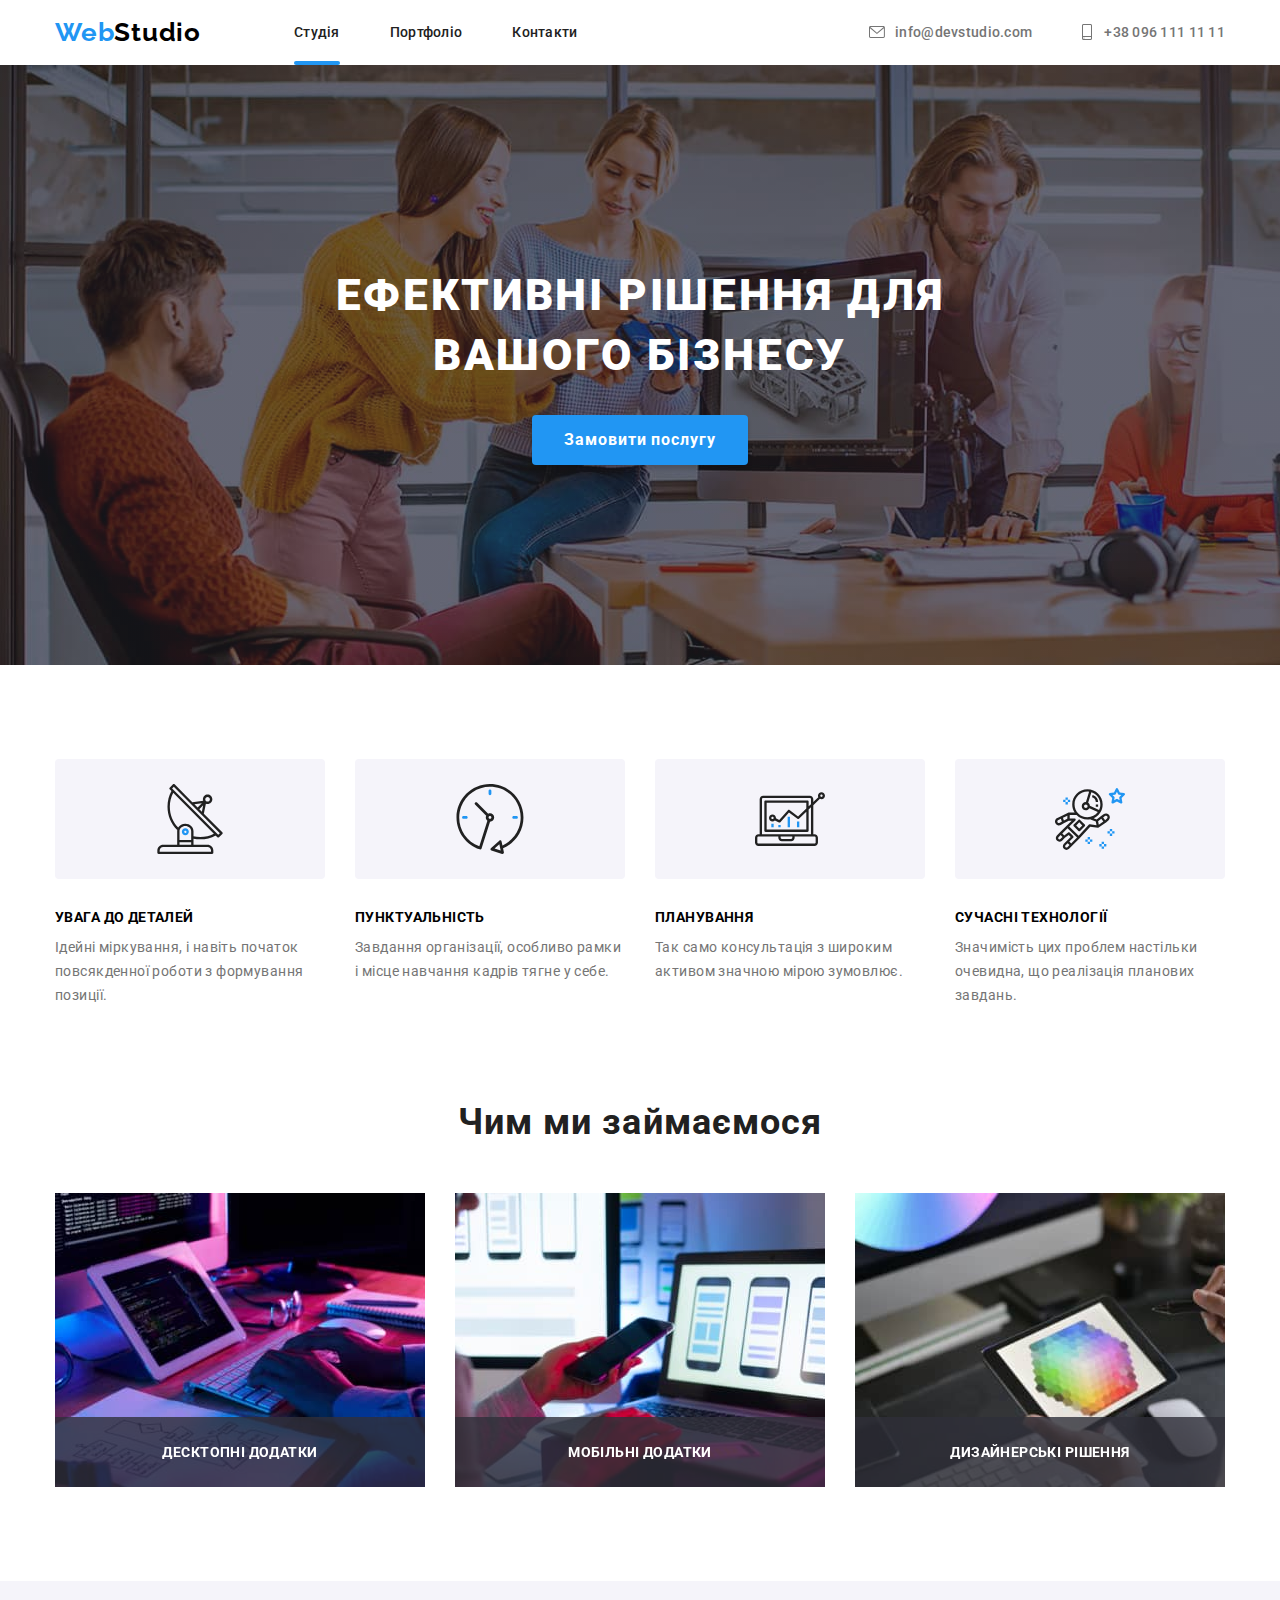
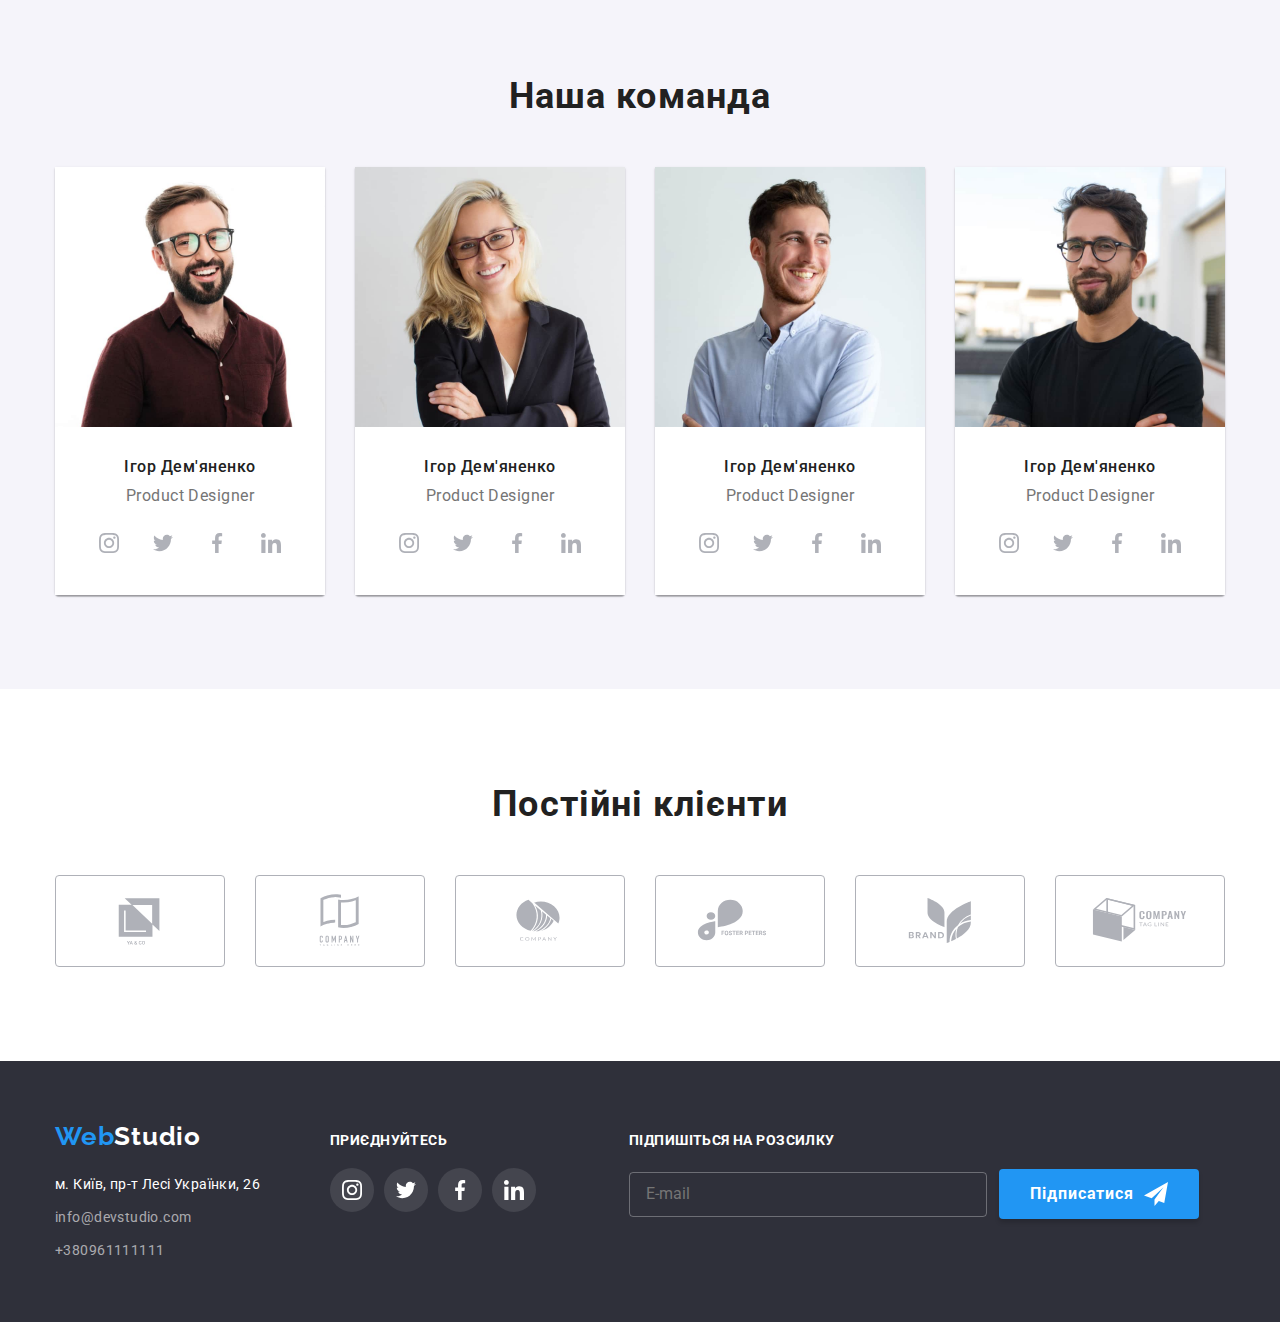
<file: index.html>
<!DOCTYPE html>
<html lang="en">
  <head>
    <meta charset="UTF-8" />
    <meta http-equiv="X-UA-Compatible" content="IE=edge" />
    <meta name="viewport" content="width=device-width, initial-scale=1.0" />
    <title>Document</title>
    <!-- <link
      rel="stylesheet"
      href="https://cdnjs.cloudflare.com/ajax/libs/modern-normalize/1.1.0/modern-normalize.min.css"
      integrity="sha512-wpPYUAdjBVSE4KJnH1VR1HeZfpl1ub8YT/NKx4PuQ5NmX2tKuGu6U/JRp5y+Y8XG2tV+wKQpNHVUX03MfMFn9Q=="
      crossorigin="anonymous"
      referrerpolicy="no-referrer"
    /> -->
    <link rel="preconnect" href="https://fonts.googleapis.com" />
    <link rel="preconnect" href="https://fonts.gstatic.com" crossorigin />
    <link
      rel="stylesheet"
      href="https://cdnjs.cloudflare.com/ajax/libs/modern-normalize/1.0.0/modern-normalize.min.css"
    />
    
    <link
      href="https://fonts.googleapis.com/css2?family=Raleway:wght@700&family=Roboto:wght@400;500;700&display=swap"
      rel="stylesheet"
    />
    <link rel="preconnect" href="https://fonts.googleapis.com" />
    <link rel="preconnect" href="https://fonts.gstatic.com" crossorigin />
    <link
      href="https://fonts.googleapis.com/css2?family=Roboto:wght@900&display=swap"
      rel="stylesheet"
    />

    <link rel="stylesheet" href="./css/main.min.css" />
  </head>
  <body>
    <!--header-->
    <header class="header">
      <div class="header__lists container">
        <nav class="navigation">
          <a href="" class="logo">Web<span class="logo__span">Studio</span></a>

          <a href="./index.html"></a>

          <ul class="navigation__list list">
            <li>
              <a href="" class="navigation__link navigation__link--current"
                >Студія</a
              >
            </li>
            <li>
              <a href="./portfolio.html" class="navigation__link">Портфоліо</a>
            </li>
            <li><a href="" class="navigation__link">Контакти </a></li>
          </ul>
        </nav>
        <ul class="contacts">
          <li>
            <a href="" class="contacts__link">
              <svg class="contacts__envelope-icon">
                <use href="./images/symbol-defs.svg#icon-envelope"></use>
              </svg>
              info@devstudio.com
            </a>
          </li>
          <li>
            <a href="" class="contacts__link">
              <svg class="contacts__smartphone-icon">
                <use href="./images/symbol-defs.svg#icon-smartphone"></use>
              </svg>

              +38 096 111 11 11
            </a>
          </li>
        </ul>
      </div>
    </header>
    <main>
      <!--hero-->
      <section class="hero">
        <div class="hero__elements container">
          <h1 class="hero__title">Ефективні рішення для вашого бізнесу</h1>
          <button class="main-button" data-modal-open>Замовити послугу</button>
        </div>
      </section>

      <div class="backdrop is-hidden" data-modal>
        <div class="modal">
          <div class="modal__cross-container">
            <button class="modal__cross-button" data-modal-close>
              <svg class="modal__cross">
                <use href="./images/symbol-defs.svg#icon-close-black"></use>
              </svg>
            </button>
          </div>
          <h2 class="modal__title">Залиште свої дані, ми вам передзвонимо</h2>
          <form class="form">
            <div class="form__input-container">
              <label class="form__label">
                <span class="form__paragraph">Ім'я</span>

                <input type="tel" name="phone" class="form__field" />

                <svg class="form__icon">
                  <use href="images/symbol-defs.svg#icon-black-person"></use>
                </svg>
              </label>
            </div>
            <div class="form__input-container">
              <label class="form__label">
                <span class="form__paragraph">Телефон</span>

                <input type="tel" name="phone" class="form__field" />

                <svg class="form__icon">
                  <use href="images/symbol-defs.svg#icon-black-phone"></use>
                </svg>
              </label>
            </div>

            <div class="form__input-container">
              <label class="form__label">
                <span class="form__paragraph">Пошта</span>

                <input type="tel" name="phone" class="form__field" />

                <svg class="form__icon">
                  <use href="images/symbol-defs.svg#icon-black-email"></use>
                </svg>
              </label>
            </div>
            <label class="form__label">
              <p class="form__paragraph">Коментар</p>
              <textarea
                class="form__textarea form__field"
                name="textarea"
                placeholder="Введіть текст"
              ></textarea>
            </label>

            <label class="checkbox">
              <div class="checkbox__container">
                <input
                  type="checkbox"
                  name="checkbox"
                  class="checkbox visually-hidden"
                />
                <span class="checkbox__span">
                  <svg class="checkbox__icon-check">
                    <use href="./images/symbol-defs.svg#icon-icon-check"></use>
                  </svg>
                </span>
                <p class="checkbox__paragraph">
                  Погоджуюся з розсилкою та приймаю
                  <a class="checkbox__agreement-terms">Умови договору</a>
                </p>
              </div>
            </label>
            <button
              class="main-button main-button--modal__button"
              type="submit"
            >
              Відправити
            </button>
          </form>
        </div>
      </div>

      <!--advantages-->
      <section class="advantages">
        <div class="container">
          <h2 class="h2-title visually-hidden">Чим ми займаємося</h2>
          <ul class="advantages-list">
            <li>
              <div class="advantages-list__icons-container">
                <svg class="advantages-list__icon">
                  <use href="images/symbol-defs.svg#icon-antenna-1"></use>
                </svg>
              </div>

              <h3 class="advantages-list__h3-title">УВАГА ДО ДЕТАЛЕЙ</h3>
              <p class="advantages-list__paragraph">
                Ідейні міркування, і навіть початок повсякденної роботи з
                формування позиції.
              </p>
            </li>
            <li>
              <div class="advantages-list__icons-container">
                <svg class="advantages-list__icon">
                  <use href="images/symbol-defs.svg#icon-clock-1"></use>
                </svg>
              </div>

              <h3 class="advantages-list__h3-title">ПУНКТУАЛЬНІСТЬ</h3>
              <p class="advantages-list__paragraph">
                Завдання організації, особливо рамки і місце навчання кадрів
                тягне у себе.
              </p>
            </li>
            <li>
              <div class="advantages-list__icons-container">
                <svg class="advantages-list__icon">
                  <use href="images/symbol-defs.svg#icon-diagram-1"></use>
                </svg>
              </div>

              <h3 class="advantages-list__h3-title">ПЛАНУВАННЯ</h3>
              <p class="advantages-list__paragraph">
                Так само консультація з широким активом значною мірою зумовлює.
              </p>
            </li>
            <li>
              <div class="advantages-list__icons-container">
                <svg class="advantages-list__icon">
                  <use href="images/symbol-defs.svg#icon-astronaut-1"></use>
                </svg>
              </div>

              <h3 class="advantages-list__h3-title">СУЧАСНІ ТЕХНОЛОГІЇ</h3>
              <p class="advantages-list__paragraph">
                Значимість цих проблем настільки очевидна, що реалізація
                планових завдань.
              </p>
            </li>
          </ul>
        </div>
      </section>
      <!--work_examples-->
      <section class="examples">
        <div class="container">
          <h2 class="examples__title h2-title">Чим ми займаємося</h2>
          <ul class="examples-list list">
            <li class="examples-list__item">
              <img
                src="./images/work_examples/img_3.png"
                class="examples-list__img"
                alt="Пример работы"
                width="370"
              />
              <div class="examples-list__overlay">
                <p class="examples-list__paragraph">Десктопні додатки</p>
              </div>
            </li>
            <li class="examples-list__item">
              <img
                class="examples-list__img"
                src="./images/work_examples/img_2.png"
                alt="Пример работы"
                width="370"
              />
              <div class="examples-list__overlay">
                <p class="examples-list__paragraph">Мобільні додатки</p>
              </div>
            </li>
            <li class="examples-list__item">
              <img
                class="examples-list__img"
                src="./images/work_examples/img_1.png"
                alt="Пример работы"
                width="370"
              />
              <div class="examples-list__overlay">
                <p class="examples-list__paragraph">Дизайнерські рішення</p>
              </div>
            </li>
          </ul>
        </div>
      </section>
      <!--employers-->
      <section class="employers">
        <div class="container">
          <h2 class="h2-title employers-title">Наша команда</h2>
          <ul class="employers-list ">
            <li class="employers-list__item">
              <img
                class="employers-list__img"
                src="./images/employers/img_1.jpg"
                alt="сотрудник"
                width="270"
              />
              <div class="employers-list__container">
                <h3 class="employers-list__title">Ігор Дем'яненко</h3>
                <p class="employers-list__paragraph">Product Designer</p>
                <div class="employers-list__wrapper">
                  <a class="employers-list__link" href="">
                    <svg class="employers-list__icon">
                      <use
                        href="./images/symbol-defs.svg#icon-instagram-1"
                      ></use>
                    </svg>
                  </a>
                  <a class="employers-list__link" href="">
                    <svg class="employers-list__icon">
                      <use href="./images/symbol-defs.svg#icon-twitter-1"></use>
                    </svg>
                  </a>
                  <a class="employers-list__link" href="">
                    <svg class="employers-list__icon">
                      <use
                        href="./images/symbol-defs.svg#icon-facebook-1"
                      ></use>
                    </svg>
                  </a>
                  <a class="employers-list__link" href="">
                    <svg class="employers-list__icon">
                      <use
                        href="./images/symbol-defs.svg#icon-linkedin-1"
                      ></use>
                    </svg>
                  </a>
                </div>
              </div>
            </li>
            <li class="employers-list__item">
              <img
                class="employers-list__img"
                src="./images/employers/img_2.jpg"
                alt="сотрудник"
                width="270"
              />
              <div class="employers-list__container">
                <h3 class="employers-list__title">Ігор Дем'яненко</h3>
                <p class="employers-list__paragraph">Product Designer</p>
                <div class="employers-list__wrapper"">
                  <a class="employers-list__link" href="">
                    <svg class="employers-list__icon">
                      <use
                        href="./images/symbol-defs.svg#icon-instagram-1"
                      ></use>
                    </svg>
                  </a>
                  <a class="employers-list__link" href="">
                    <svg class="employers-list__icon">
                      <use href="./images/symbol-defs.svg#icon-twitter-1"></use>
                    </svg>
                  </a>
                  <a class="employers-list__link" href="">
                    <svg class="employers-list__icon">
                      <use
                        href="./images/symbol-defs.svg#icon-facebook-1"
                      ></use>
                    </svg>
                  </a>
                  <a class="employers-list__link" href="">
                    <svg class="employers-list__icon">
                      <use
                        href="./images/symbol-defs.svg#icon-linkedin-1"
                      ></use>
                    </svg>
                  </a>
                </div>
              </div>
            </li>
            <li class="employers-list__item">
              <img
                class="employers-list__img"
                src="./images/employers/img_3.jpg"
                alt="сотрудник"
                width="270"
              />
              <div class="employers-list__container">
                <h3 class="employers-list__title">Ігор Дем'яненко</h3>
                <p class="employers-list__paragraph">Product Designer</p>
                <div class="employers-list__wrapper">
                  <a class="employers-list__link" href="">
                    <svg class="employers-list__icon">
                      <use
                        href="./images/symbol-defs.svg#icon-instagram-1"
                      ></use>
                    </svg>
                  </a>
                  <a class="employers-list__link" href="">
                    <svg class="employers-list__icon">
                      <use href="./images/symbol-defs.svg#icon-twitter-1"></use>
                    </svg>
                  </a>
                  <a class="employers-list__link" href="">
                    <svg class="employers-list__icon">
                      <use
                        href="./images/symbol-defs.svg#icon-facebook-1"
                      ></use>
                    </svg>
                  </a>
                  <a class="employers-list__link" href="">
                    <svg class="employers-list__icon">
                      <use
                        href="./images/symbol-defs.svg#icon-linkedin-1"
                      ></use>
                    </svg>
                  </a>
                </div>
              </div>
            </li>
            <li class="employers-list__item">
              <img
                class="employers-list__img"
                src="./images/employers/img_4.jpg"
                alt="сотрудник"
                width="270"
              />
              <div class="employers-list__container">
                <h3 class="employers-list__title">Ігор Дем'яненко</h3>
                <p class="employers-list__paragraph">Product Designer</p>
                <div class="employers-list__wrapper">
                  <a class="employers-list__link" href="">
                    <svg class="employers-list__icon">
                      <use
                        href="./images/symbol-defs.svg#icon-instagram-1"
                      ></use>
                    </svg>
                  </a>
                  <a class="employers-list__link" href="">
                    <svg class="employers-list__icon">
                      <use href="./images/symbol-defs.svg#icon-twitter-1"></use>
                    </svg>
                  </a>
                  <a class="employers-list__link" href="">
                    <svg class="employers-list__icon">
                      <use
                        href="./images/symbol-defs.svg#icon-facebook-1"
                      ></use>
                    </svg>
                  </a>
                  <a class="employers-list__link" href="">
                    <svg class="employers-list__icon">
                      <use
                        href="./images/symbol-defs.svg#icon-linkedin-1"
                      ></use>
                    </svg>
                  </a>
                </div>
              </div>
            </li>
          </ul>
        </div>
      </section>
      <!-- companies   -->
      <section class="companies">
        <div class="container">
          <h2 class="companies__title h2-title">Постійні клієнти</h2>
          <ul class="companies__list">
            <li>
              <a class="companies__icon-link" href="">
                <svg class="companies__icon">
                  <use href="./images/symbol-defs.svg#icon-logo"></use>
                </svg>
              </a>
            </li>
            <li>
              <a class="companies__icon-link" href="">
                <svg class="companies__icon">
                  <use href="./images/symbol-defs.svg#icon-logo-1"></use>
                </svg>
              </a>
            </li>
            <li>
              <a class="companies__icon-link" href="">
                <svg class="companies__icon">
                  <use href="./images/symbol-defs.svg#icon-logo-2"></use>
                </svg>
              </a>
            </li>
            <li>
              <a class="companies__icon-link" href="">
                <svg class="companies__icon">
                  <use href="./images/symbol-defs.svg#icon-logo-3"></use>
                </svg>
              </a>
            </li>
            <li>
              <a class="companies__icon-link" href="">
                <svg class="companies__icon">
                  <use href="./images/symbol-defs.svg#icon-logo-4"></use>
                </svg>
              </a>
            </li>
            <li>
              <a class="companies__icon-link" href="">
                <svg class="companies__icon">
                  <use href="./images/symbol-defs.svg#icon-logo-5"></use>
                </svg>
              </a>
            </li>
          </ul>
        </div>
      </section>
    </main>
    <!--footer-->

    <footer class="footer">
      <div class="footer__elements container">
        <div class="adress-container">
          <a href="" class="logo"
            >Web<span class="logo__footer-span">Studio</span></a
          >
          <address class="address">
            <p class="address__paragraph">м. Київ, пр-т Лесі Українки, 26</p>
            <a class="address__link" href="info@devstudio.com"
              >info@devstudio.com</a
            >
            <a class="address__link" href="+380961111111">+380961111111</a>
          </address>
        </div>
        <div class="footer__icons">
          <p class="footer__paragraph">приєднуйтесь</p>
          <ul class="footer__list">
            <li>
              <a href="" class="footer__link">
                <svg class="footer__icon">
                  <use href="./images/symbol-defs.svg#icon-instagram-1"></use>
                </svg>
              </a>
            </li>
            <li>
              <a href="" class="footer__link">
                <svg class="footer__icon">
                  <use href="./images/symbol-defs.svg#icon-twitter-1"></use>
                </svg>
              </a>
            </li>
            <li>
              <a href="" class="footer__link">
                <svg class="footer__icon">
                  <use href="./images/symbol-defs.svg#icon-facebook-1"></use>
                </svg>
              </a>
            </li>
            <li>
              <a href="" class="footer__link">
                <svg class="footer__icon">
                  <use href="./images/symbol-defs.svg#icon-linkedin-1"></use>
                </svg>
              </a>
            </li>
          </ul>
        </div>
        <form class="footer-form">
          <label class="footer-form__label">
            <p class="footer-form__paragraph">Підпишіться на розсилку</p>
          </label>
          <div class="footer-form__container">
            <input
              type="text"
              name="mailing"
              class="footer-form__field"
              placeholder="E-mail"
            />
            <button class="main-button footer-form__button" type="submit">
              Підписатися

              <svg class="footer-form__icon">
                <use href="./images/symbol-defs.svg#icon-icon-send"></use>
              </svg>
            </button>
          </div>
        </form>
      </div>
    </footer>
    <script src="./js/modal.js"></script>
  </body>
</html>
</file>
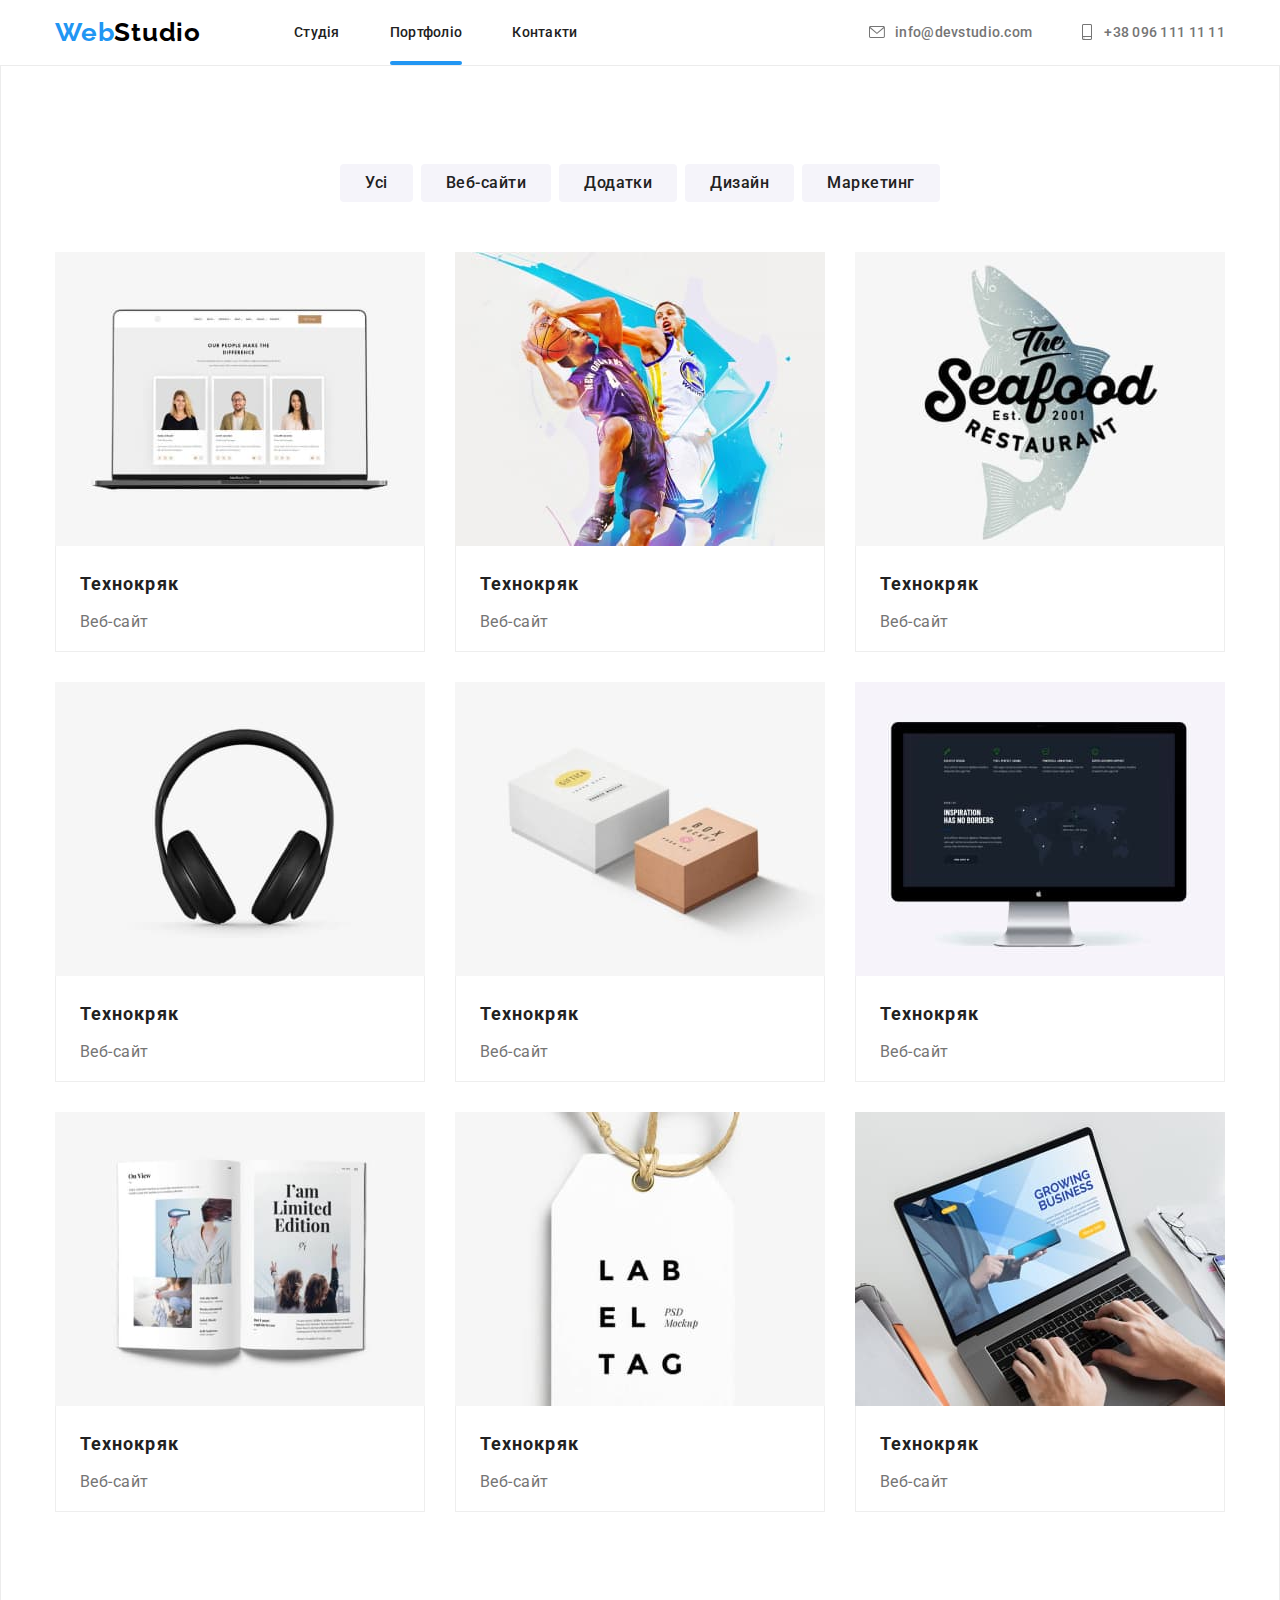
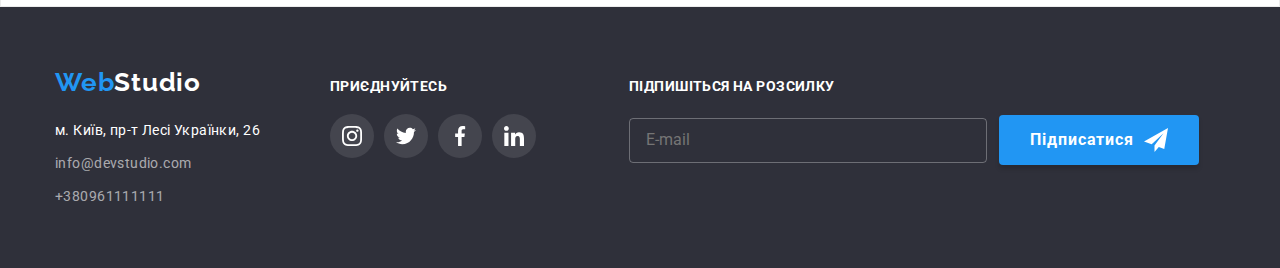
<file: portfolio.html>
<!DOCTYPE html>
<html lang="en">
  <head>
    <meta charset="UTF-8" />
    <meta http-equiv="X-UA-Compatible" content="IE=edge" />
    <meta name="viewport" content="width=device-width, initial-scale=1.0" />
    <title>Document</title>
    <link
      rel="stylesheet"
      href="https://cdnjs.cloudflare.com/ajax/libs/modern-normalize/1.1.0/modern-normalize.min.css"
      integrity="sha512-wpPYUAdjBVSE4KJnH1VR1HeZfpl1ub8YT/NKx4PuQ5NmX2tKuGu6U/JRp5y+Y8XG2tV+wKQpNHVUX03MfMFn9Q=="
      crossorigin="anonymous"
      referrerpolicy="no-referrer"
    />
    <link rel="preconnect" href="https://fonts.googleapis.com" />
    <link rel="preconnect" href="https://fonts.gstatic.com" crossorigin />
    <link
      href="https://fonts.googleapis.com/css2?family=Raleway:wght@700&family=Roboto:wght@400;500;700&display=swap"
      rel="stylesheet"
    />
    <link rel="preconnect" href="https://fonts.googleapis.com" />
    <link rel="preconnect" href="https://fonts.gstatic.com" crossorigin />
    <link
      href="https://fonts.googleapis.com/css2?family=Roboto:wght@900&display=swap"
      rel="stylesheet"
    />
    <link rel="stylesheet" href="./css/main.min.css" />
  </head>
  <body>
    <header class="header">
      <div class="header__lists container">
        <nav class="navigation">
          <a href="" class="logo">Web<span class="logo__span">Studio</span></a>

          <a href="./index.html"></a>

          <ul class="navigation__list list">
            <li>
              <a href="./index.html" class="navigation__link "
                >Студія</a
              >
            </li>
            <li>
              <a href="./portfolio.html" class="navigation__link navigation__link--current">Портфоліо</a>
            </li>
            <li><a href="" class="navigation__link">Контакти </a></li>
          </ul>
        </nav>
        <ul class="contacts">
          <li>
            <a href="" class="contacts__link">
              <svg class="contacts__envelope-icon">
                <use href="./images/symbol-defs.svg#icon-envelope"></use>
              </svg>
              info@devstudio.com
            </a>
          </li>
          <li>
            <a href="" class="contacts__link">
              <svg class="contacts__smartphone-icon">
                <use href="./images/symbol-defs.svg#icon-smartphone"></use>
              </svg>

              +38 096 111 11 11
            </a>
          </li>
        </ul>
      </div>
    </header>

    <main>
      <section class="portfolio section">
        <h1 class="visually-hidden">list</h1>
        <!-- buttons -->
        <div class="container">
          <ul class="portfolio-buttons__list">
            <li><button type="button" class="portfolio-buttons__button">Усі</button></li>
            <li><button type="button" class="portfolio-buttons__button">Веб-сайти</button></li>
            <li><button type="button" class="portfolio-buttons__button">Додатки</button></li>
            <li><button type="button" class="portfolio-buttons__button">Дизайн</button></li>
            <li><button type="button" class="portfolio-buttons__button">Маркетинг</button></li>
          </ul>
        </div>
        <!-- list -->
        <div class="card-set container">
          <ul class="card-set__list list">
            <li class="card">
              <a href="" class="card__link">
                <div class="card__container"><div class="card-set__wrapper">
                  <img
                    src="./portfolio_imgs/laptop.jpeg"
                    class="card-set__img"
                    alt="laptop"
                  />
                  <div class="card-overlay">
                    <p class="card-overlay__paragraph">
                      Ресурс пропонує комплексні пропозиції з різним рівнем
                      функціоналу та сервісів. Все це дозволить відвідувачу
                      отримати вичерпні відомості про компанію чи приватну
                      особу.
                    </p>
                  </div>
                </div>
             
                <div class="card__description">
                  <h2 class="card__title">Технокряк</h2>
                  <p class="card__paragraph">Веб-сайт</p>
                </div></div>
              </a>
            </li>
            <li class="card">
              <a href="" class="card__link">
                <div class="card__container"><div class="card-set__wrapper">
                  <img
                    src="./portfolio_imgs/basketball.jpeg"
                    class="card-set__img"
                    alt="laptop"
                  />
                  <div class="card-overlay">
                    <p class="card-overlay__paragraph">
                      Ресурс пропонує комплексні пропозиції з різним рівнем
                      функціоналу та сервісів. Все це дозволить відвідувачу
                      отримати вичерпні відомості про компанію чи приватну
                      особу.
                    </p>
                  </div>
                </div>
             
                <div class="card__description">
                  <h2 class="card__title">Технокряк</h2>
                  <p class="card__paragraph">Веб-сайт</p>
                </div></div>
              </a>
            </li>
            <li class="card">
              <a href="" class="card__link">
                <div class="card__container"><div class="card-set__wrapper">
                  <img
                    src="./portfolio_imgs/sea_food.jpeg"
                    class="card-set__img"
                    alt="laptop"
                  />
                  <div class="card-overlay">
                    <p class="card-overlay__paragraph">
                      Ресурс пропонує комплексні пропозиції з різним рівнем
                      функціоналу та сервісів. Все це дозволить відвідувачу
                      отримати вичерпні відомості про компанію чи приватну
                      особу.
                    </p>
                  </div>
                </div>
             
                <div class="card__description">
                  <h2 class="card__title">Технокряк</h2>
                  <p class="card__paragraph">Веб-сайт</p>
                </div></div>
              </a>
            </li>
            <li class="card">
              <a href="" class="card__link">
                <div class="card__container"><div class="card-set__wrapper">
                  <img
                    src="./portfolio_imgs/headphones.jpeg"
                    class="card-set__img"
                    alt="laptop"
                  />
                  <div class="card-overlay">
                    <p class="card-overlay__paragraph">
                      Ресурс пропонує комплексні пропозиції з різним рівнем
                      функціоналу та сервісів. Все це дозволить відвідувачу
                      отримати вичерпні відомості про компанію чи приватну
                      особу.
                    </p>
                  </div>
                </div>
             
                <div class="card__description">
                  <h2 class="card__title">Технокряк</h2>
                  <p class="card__paragraph">Веб-сайт</p>
                </div></div>
              </a>
            </li>
            <li class="card">
              <a href="" class="card__link">
                <div class="card__container"><div class="card-set__wrapper">
                  <img
                    src="./portfolio_imgs/boxes.jpeg"
                    class="card-set__img"
                    alt="laptop"
                  />
                  <div class="card-overlay">
                    <p class="card-overlay__paragraph">
                      Ресурс пропонує комплексні пропозиції з різним рівнем
                      функціоналу та сервісів. Все це дозволить відвідувачу
                      отримати вичерпні відомості про компанію чи приватну
                      особу.
                    </p>
                  </div>
                </div>
             
                <div class="card__description">
                  <h2 class="card__title">Технокряк</h2>
                  <p class="card__paragraph">Веб-сайт</p>
                </div></div>
              </a>
            </li>
            <li class="card">
              <a href="" class="card__link">
                <div class="card__container"><div class="card-set__wrapper">
                  <img
                    src="./portfolio_imgs/monitor.jpeg"
                    class="card-set__img"
                    alt="laptop"
                  />
                  <div class="card-overlay">
                    <p class="card-overlay__paragraph">
                      Ресурс пропонує комплексні пропозиції з різним рівнем
                      функціоналу та сервісів. Все це дозволить відвідувачу
                      отримати вичерпні відомості про компанію чи приватну
                      особу.
                    </p>
                  </div>
                </div>
             
                <div class="card__description">
                  <h2 class="card__title">Технокряк</h2>
                  <p class="card__paragraph">Веб-сайт</p>
                </div></div>
              </a>
            </li>
            <li class="card">
              <a href="" class="card__link">
                <div class="card__container"><div class="card-set__wrapper">
                  <img
                    src="./portfolio_imgs/magazines.jpeg"
                    class="card-set__img"
                    alt="laptop"
                  />
                  <div class="card-overlay">
                    <p class="card-overlay__paragraph">
                      Ресурс пропонує комплексні пропозиції з різним рівнем
                      функціоналу та сервісів. Все це дозволить відвідувачу
                      отримати вичерпні відомості про компанію чи приватну
                      особу.
                    </p>
                  </div>
                </div>
             
                <div class="card__description">
                  <h2 class="card__title">Технокряк</h2>
                  <p class="card__paragraph">Веб-сайт</p>
                </div></div>
              </a>
            </li>
            <li class="card">
              <a href="" class="card__link">
                <div class="card__container"><div class="card-set__wrapper">
                  <img
                    src="./portfolio_imgs/pendant.jpeg"
                    class="card-set__img"
                    alt="laptop"
                  />
                  <div class="card-overlay">
                    <p class="card-overlay__paragraph">
                      Ресурс пропонує комплексні пропозиції з різним рівнем
                      функціоналу та сервісів. Все це дозволить відвідувачу
                      отримати вичерпні відомості про компанію чи приватну
                      особу.
                    </p>
                  </div>
                </div>
             
                <div class="card__description">
                  <h2 class="card__title">Технокряк</h2>
                  <p class="card__paragraph">Веб-сайт</p>
                </div></div>
              </a>
            </li>
            <li class="card">
              <a href="" class="card__link">
                <div class="card__container"><div class="card-set__wrapper">
                  <img
                    src="./portfolio_imgs/laptop_cr_business.jpeg"
                    class="card-set__img"
                    alt="laptop"
                  />
                  <div class="card-overlay">
                    <p class="card-overlay__paragraph">
                      Ресурс пропонує комплексні пропозиції з різним рівнем
                      функціоналу та сервісів. Все це дозволить відвідувачу
                      отримати вичерпні відомості про компанію чи приватну
                      особу.
                    </p>
                  </div>
                </div>
             
                <div class="card__description">
                  <h2 class="card__title">Технокряк</h2>
                  <p class="card__paragraph">Веб-сайт</p>
                </div></div>
              </a>
            </li>
          </ul>
        </div>
      </section>
    </main>
    <!-- footer -->
    <footer class="footer">
      <div class="footer__elements container">
        <div class="adress-container">
          <a href="" class="logo"
            >Web<span class="logo__footer-span">Studio</span></a
          >
          <address class="address">
            <p class="address__paragraph">м. Київ, пр-т Лесі Українки, 26</p>
            <a class="address__link" href="info@devstudio.com"
              >info@devstudio.com</a
            >
            <a class="address__link" href="+380961111111">+380961111111</a>
          </address>
        </div>
        <div class="footer__icons">
          <p class="footer__paragraph">приєднуйтесь</p>
          <ul class="footer__list">
            <li>
              <a href="" class="footer__link">
                <svg class="footer__icon">
                  <use href="./images/symbol-defs.svg#icon-instagram-1"></use>
                </svg>
              </a>
            </li>
            <li>
              <a href="" class="footer__link">
                <svg class="footer__icon">
                  <use href="./images/symbol-defs.svg#icon-twitter-1"></use>
                </svg>
              </a>
            </li>
            <li>
              <a href="" class="footer__link">
                <svg class="footer__icon">
                  <use href="./images/symbol-defs.svg#icon-facebook-1"></use>
                </svg>
              </a>
            </li>
            <li>
              <a href="" class="footer__link">
                <svg class="footer__icon">
                  <use href="./images/symbol-defs.svg#icon-linkedin-1"></use>
                </svg>
              </a>
            </li>
          </ul>
        </div>
        <form class="footer-form">
          <label class="footer-form__label">
            <p class="footer-form__paragraph">Підпишіться на розсилку</p>
          </label>
          <div class="footer-form__container">
            <input
              type="text"
              name="mailing"
              class="footer-form__field"
              placeholder="E-mail"
            />
            <button class="main-button footer-form__button" type="submit">
              Підписатися

              <svg class="footer-form__icon">
                <use href="./images/symbol-defs.svg#icon-icon-send"></use>
              </svg>
            </button>
          </div>
        </form>
      </div>
    </footer>
  </body>
</html>
</file>
<file: css/main.min.css>
/*! modern-normalize v1.1.0 | MIT License | https://github.com/sindresorhus/modern-normalize */*,::before,::after{-webkit-box-sizing:border-box;box-sizing:border-box}html{line-height:1.15;-webkit-text-size-adjust:100%;-moz-tab-size:4;-o-tab-size:4;tab-size:4}body{margin:0;font-family:system-ui,-apple-system,"Segoe UI",Roboto,Helvetica,Arial,sans-serif,"Apple Color Emoji","Segoe UI Emoji"}hr{height:0;color:inherit}abbr[title]{-webkit-text-decoration:underline dotted;text-decoration:underline dotted}b,strong{font-weight:bolder}code,kbd,samp,pre{font-family:ui-monospace,SFMono-Regular,Consolas,"Liberation Mono",Menlo,monospace;font-size:1em}small{font-size:80%}sub,sup{font-size:75%;line-height:0;position:relative;vertical-align:baseline}sub{bottom:-0.25em}sup{top:-0.5em}table{text-indent:0;border-color:inherit}button,input,optgroup,select,textarea{font-family:inherit;font-size:100%;line-height:1.15;margin:0}button,select{text-transform:none}button,[type=button],[type=reset],[type=submit]{-webkit-appearance:button}::-moz-focus-inner{border-style:none;padding:0}:-moz-focusring{outline:1px dotted ButtonText}:-moz-ui-invalid{box-shadow:none}legend{padding:0}progress{vertical-align:baseline}::-webkit-inner-spin-button,::-webkit-outer-spin-button{height:auto}[type=search]{-webkit-appearance:textfield;outline-offset:-2px}::-webkit-search-decoration{-webkit-appearance:none}::-webkit-file-upload-button{-webkit-appearance:button;font:inherit}summary{display:list-item}*,*::before,*::after{-webkit-box-sizing:border-box;box-sizing:border-box;text-decoration:none;list-style:none;margin:0;padding:0}.container{width:1200px;padding-left:15px;padding-right:15px;margin:0 auto}.visually-hidden{position:absolute;white-space:nowrap;width:1px;height:1px;overflow:hidden;border:0;padding:0;clip:rect(0 0 0 0);-webkit-clip-path:inset(50%);clip-path:inset(50%);margin:-1px}.h2-title{display:-webkit-box;display:-ms-flexbox;display:flex;-webkit-box-pack:center;-ms-flex-pack:center;justify-content:center;font-weight:700;font-size:36px;line-height:42px;text-align:center;letter-spacing:.03em;color:#212121}body{background-color:#fff;color:var(--primary-text-color);font-family:"Roboto",sans-serif;width:100%}.header__lists{display:-webkit-box;display:-ms-flexbox;display:flex;-webkit-box-align:center;-ms-flex-align:center;align-items:center}.navigation{display:-webkit-box;display:-ms-flexbox;display:flex;-webkit-box-align:center;-ms-flex-align:center;align-items:center}.logo{color:#2196f3;font-family:Raleway,sans-serif;font-style:normal;font-weight:700;font-size:26px;line-height:1.1923076923;letter-spacing:.03em}.logo .logo__span{color:#000}.navigation__list{margin-left:93px;display:-webkit-box;display:-ms-flexbox;display:flex;gap:50px}.navigation__list .navigation__link{position:relative;font-weight:500;font-size:14px;line-height:1.1428571429;color:#212121;letter-spacing:.02em;padding-top:24px;padding-bottom:25px;-webkit-transition:color 250ms cubic-bezier(0.4, 0, 0.2, 1);transition:color 250ms cubic-bezier(0.4, 0, 0.2, 1)}.navigation__list .navigation__link:hover,.navigation__list .navigation__link:focus{color:#2196f3}.navigation__list .navigation__link--current::after{content:"";position:absolute;display:block;left:0;bottom:0;width:100%;height:4px;background:#2196f3;border-radius:2px;-webkit-transition:opacity 250ms cubic-bezier(0.4, 0, 0.2, 1);transition:opacity 250ms cubic-bezier(0.4, 0, 0.2, 1)}.navigation__list .navigation__link--current::after{color:#2196f3}.contacts{display:-webkit-box;display:-ms-flexbox;display:flex;gap:50px;margin-left:auto}.contacts__link{display:-webkit-box;display:-ms-flexbox;display:flex;-webkit-box-align:center;-ms-flex-align:center;align-items:center;padding-top:24px;padding-bottom:25px;font-weight:500;font-size:14px;line-height:16px;letter-spacing:.02em;color:#757575;-webkit-transition:color 250ms cubic-bezier(0.4, 0, 0.2, 1);transition:color 250ms cubic-bezier(0.4, 0, 0.2, 1)}.contacts__link:hover,.contacts__link:focus{color:#2196f3}.contacts__link:hover .contacts__envelope-icon,.contacts__link:focus .contacts__envelope-icon,.contacts__link:hover .contacts__smartphone-icon,.contacts__link:focus .contacts__smartphone-icon{fill:#2196f3}.contacts__envelope-icon{width:16px;height:12px;margin-right:10px;fill:#757575;-webkit-transition:fill 250ms cubic-bezier(0.4, 0, 0.2, 1);transition:fill 250ms cubic-bezier(0.4, 0, 0.2, 1)}.contacts__smartphone-icon{width:10px;height:16px;margin-right:12px;fill:#757575;-webkit-transition:fill 250ms cubic-bezier(0.4, 0, 0.2, 1);transition:fill 250ms cubic-bezier(0.4, 0, 0.2, 1)}.hero{background-image:-webkit-gradient(linear, left top, right top, from(rgba(47, 48, 58, 0.4)), to(rgba(47, 48, 58, 0.4))),url("../images/site-header.jpg");background-image:linear-gradient(to right, rgba(47, 48, 58, 0.4), rgba(47, 48, 58, 0.4)),url("../images/site-header.jpg");background-repeat:no-repeat;background-size:cover;max-width:1600px;margin-left:auto;margin-right:auto}.hero__elements{padding-top:200px;padding-bottom:200px;text-align:center}.hero__title{width:696px;font-weight:900;font-size:44px;line-height:60px;letter-spacing:.06em;text-transform:uppercase;color:#fff;margin:0 auto}.main-button{display:block;margin:0 auto;margin-top:30px;-webkit-box-align:center;-ms-flex-align:center;align-items:center;color:#fff;font-weight:700;font-size:16px;line-height:1.875;width:216px;height:50px;letter-spacing:.06em;background-color:#2196f3;-webkit-box-shadow:0px 4px 4px rgba(0,0,0,.15);box-shadow:0px 4px 4px rgba(0,0,0,.15);border-radius:4px;-webkit-transition:background-color 250ms cubic-bezier(0.4, 0, 0.2, 1);transition:background-color 250ms cubic-bezier(0.4, 0, 0.2, 1);cursor:pointer;border:none}.main-button:hover,.main-button:focus{background-color:#188ce8;outline:rgba(0,0,0,0)}.backdrop{position:fixed;top:0;left:0;width:100%;height:100%;background:rgba(0,0,0,.2);-webkit-transition:opacity 250ms cubic-bezier(0.4, 0, 0.2, 1);transition:opacity 250ms cubic-bezier(0.4, 0, 0.2, 1);opacity:1}.backdrop.is-hidden{pointer-events:none;opacity:0}.backdrop.is-hidden .modal{-webkit-transform:translate(-50%, -50%) scale(0.9);transform:translate(-50%, -50%) scale(0.9)}.modal__cross-button{position:absolute;margin-top:8px;margin-right:8px;right:0;top:0;display:-webkit-box;display:-ms-flexbox;display:flex;-webkit-box-pack:center;-ms-flex-pack:center;justify-content:center;-webkit-box-align:center;-ms-flex-align:center;align-items:center;width:30px;height:30px;border-radius:50%;border:1px solid rgba(0,0,0,.1);background-color:#fff;cursor:pointer}.modal__cross-button:hover .modal__cross{fill:#2196f3}.modal__cross{width:18px;height:18px;-webkit-transition:fill 250ms cubic-bezier(0.4, 0, 0.2, 1);transition:fill 250ms cubic-bezier(0.4, 0, 0.2, 1)}.modal{position:absolute;padding:40px;min-width:528px;min-height:581px;top:50%;left:50%;-webkit-transform:translate(-50%, -50%) scale(1);transform:translate(-50%, -50%) scale(1);background-color:#fff;-webkit-transition:-webkit-transform 250ms cubic-bezier(0.4, 0, 0.2, 1);transition:-webkit-transform 250ms cubic-bezier(0.4, 0, 0.2, 1);transition:transform 250ms cubic-bezier(0.4, 0, 0.2, 1);transition:transform 250ms cubic-bezier(0.4, 0, 0.2, 1), -webkit-transform 250ms cubic-bezier(0.4, 0, 0.2, 1);z-index:999}.modal__title{margin-top:2px;font-weight:700;font-size:20px;line-height:23px;text-align:center;letter-spacing:.03em;color:#212121}.form__label{display:block;margin-top:12px}.form__paragraph{font-weight:400;font-size:12px;line-height:14px;letter-spacing:.01em;padding-bottom:4px;display:block;color:#757575}.form__input-container{position:relative}.form__field{height:40px;position:relative;width:100%;display:block;border:1px solid rgba(33,33,33,.2);padding-left:42px;border-radius:4px;-webkit-transition:border 250ms cubic-bezier(0.4, 0, 0.2, 1),250ms cubic-bezier(0.4, 0, 0.2, 1);transition:border 250ms cubic-bezier(0.4, 0, 0.2, 1),250ms cubic-bezier(0.4, 0, 0.2, 1);-webkit-box-shadow:drop-shadow(0px 4px 4px rgba(0, 0, 0, 0.25));box-shadow:drop-shadow(0px 4px 4px rgba(0, 0, 0, 0.25))}.form__field:focus{outline:rgba(0,0,0,0);border-color:#2196f3}.form__field:focus+.form__icon{fill:#2196f3}.black-person{-webkit-box-shadow:drop-shadow(0px 4px 4px rgba(0, 0, 0, 0.25));box-shadow:drop-shadow(0px 4px 4px rgba(0, 0, 0, 0.25))}.form__icon{position:absolute;top:50%;left:12px;width:18px;height:18px}.form__textarea{resize:none;height:120px;padding-left:16px;padding-top:12px}.form__textarea::-webkit-input-placeholder{font-weight:400;font-size:12px;line-height:14px;letter-spacing:.01em;color:rgba(117,117,117,.5)}.form__textarea::-moz-placeholder{font-weight:400;font-size:12px;line-height:14px;letter-spacing:.01em;color:rgba(117,117,117,.5)}.form__textarea:-ms-input-placeholder{font-weight:400;font-size:12px;line-height:14px;letter-spacing:.01em;color:rgba(117,117,117,.5)}.form__textarea::-ms-input-placeholder{font-weight:400;font-size:12px;line-height:14px;letter-spacing:.01em;color:rgba(117,117,117,.5)}.form__textarea::placeholder{font-weight:400;font-size:12px;line-height:14px;letter-spacing:.01em;color:rgba(117,117,117,.5)}.checkbox{display:-webkit-box;display:-ms-flexbox;display:flex;-webkit-box-pack:center;-ms-flex-pack:center;justify-content:center;margin-top:20px}.checkbox:checked+.checkbox__span{background-color:#2196f3;border:none;border-radius:2px;fill:#fff}.checkbox__container{display:-webkit-box;display:-ms-flexbox;display:flex;-webkit-box-align:center;-ms-flex-align:center;align-items:center}.checkbox__span{display:-webkit-box;display:-ms-flexbox;display:flex;-webkit-box-align:center;-ms-flex-align:center;align-items:center;width:16px;height:15px;margin-right:7px;fill:#fff;border:2px solid #212121;border-radius:2px}.checkbox__icon-check{width:16px;height:15px}.checkbox__agreement-terms{color:#2196f3;text-decoration:underline;text-underline-offset:3px;cursor:pointer}.checkbox__paragraph{font-weight:400;font-size:14px;line-height:1.7142857143;letter-spacing:.03em;color:#757575}.main-button--modal__button{margin-top:30px;display:block}.advantages{padding-bottom:94px;padding-top:94px}.advantages-list{display:-webkit-box;display:-ms-flexbox;display:flex;gap:30px}.advantages-list__icons-container{display:-webkit-box;display:-ms-flexbox;display:flex;-webkit-box-align:center;-ms-flex-align:center;align-items:center;padding:25px 100px;margin-bottom:30px;background-color:#f5f4fa;border-radius:4px}.advantages-list__icon{width:70px;height:70px}.advantages-list__h3-title{font-weight:700px;font-size:14px;line-height:1.1428571429;letter-spacing:.03em;text-transform:uppercase;color:var(--header_color)}.advantages-list__paragraph{margin-top:10px;font-weight:400;font-size:14px;line-height:24px;letter-spacing:.03em;color:#757575}.examples{padding-bottom:94px}.examples-list{display:-webkit-box;display:-ms-flexbox;display:flex;gap:30px;margin-top:50px;z-index:0}.examples-list__img{display:block}.examples-list__item{position:relative}.examples-list__overlay{display:-webkit-box;display:-ms-flexbox;display:flex;position:absolute;-webkit-box-pack:center;-ms-flex-pack:center;justify-content:center;-webkit-box-align:center;-ms-flex-align:center;align-items:center;bottom:0;width:100%;height:70px;background:rgba(47,48,58,.8)}.examples-list__paragraph{font-weight:700;font-size:14px;line-height:1.1428571429;letter-spacing:.03em;text-transform:uppercase;color:#fff}.employers{background-color:#f5f4fa;padding-bottom:94px;padding-top:94px}.employers-list{display:-webkit-box;display:-ms-flexbox;display:flex;max-width:270px;-webkit-box-sizing:border-box;box-sizing:border-box;margin:0;gap:30px}.employers-list__img{display:block}.employers-title{margin-bottom:50px}.employers-list__container{padding-top:30px;padding-bottom:30px;background-color:#fff}.employers-list__title{color:#212121;font-weight:500;font-size:16px;line-height:19px;text-align:center;letter-spacing:.03em;color:#212121}.employers-list__item{-webkit-box-shadow:0px 1px 3px rgba(0,0,0,.12),0px 1px 1px rgba(0,0,0,.14),0px 2px 1px rgba(0,0,0,.2);box-shadow:0px 1px 3px rgba(0,0,0,.12),0px 1px 1px rgba(0,0,0,.14),0px 2px 1px rgba(0,0,0,.2);border-radius:0px 0px 4px 4px}.employers-list__paragraph{margin-top:10px;font-weight:400;font-size:16px;line-height:19px;text-align:center;letter-spacing:.03em;color:#757575;margin-bottom:16px}.employers-list__wrapper{display:-webkit-box;display:-ms-flexbox;display:flex;gap:10px;-webkit-box-pack:center;-ms-flex-pack:center;justify-content:center}.employers-list__link{display:-webkit-box;display:-ms-flexbox;display:flex;-webkit-box-pack:center;-ms-flex-pack:center;justify-content:center;-webkit-box-align:center;-ms-flex-align:center;align-items:center;width:44px;height:44px;border-radius:50%;-webkit-transition:background-color 250ms cubic-bezier(0.4, 0, 0.2, 1);transition:background-color 250ms cubic-bezier(0.4, 0, 0.2, 1)}.employers-list__link:hover,.employers-list__link:focus{background-color:#2196f3}.employers-list__link:hover .employers-list__icon,.employers-list__link:focus .employers-list__icon{fill:#fff}.employers-list__icon{width:20px;height:20px;fill:#afb1b8;-webkit-transition:fill 250ms cubic-bezier(0.4, 0, 0.2, 1);transition:fill 250ms cubic-bezier(0.4, 0, 0.2, 1)}.companies{padding-top:94px;padding-bottom:94px}.companies__title{margin-bottom:50px}.companies__list{display:-webkit-box;display:-ms-flexbox;display:flex;-webkit-box-pack:center;-ms-flex-pack:center;justify-content:center;gap:30px}.companies__icon-link{display:-webkit-box;display:-ms-flexbox;display:flex;-webkit-box-pack:center;-ms-flex-pack:center;justify-content:center;-webkit-box-align:center;-ms-flex-align:center;align-items:center;width:170px;height:92px;border:1px solid #afb1b8;border-radius:4px;-webkit-transition:border-color 250ms cubic-bezier(0.4, 0, 0.2, 1);transition:border-color 250ms cubic-bezier(0.4, 0, 0.2, 1)}.companies__icon-link:hover,.companies__icon-link:focus,.companies__icon-link:hover .companies__icon,.companies__icon-link:focus .companies__icon{fill:#2196f3;border-color:#2196f3}.companies__icon{width:106px;height:60px;fill:#afb1b8;-webkit-transition:fill 250ms cubic-bezier(0.4, 0, 0.2, 1);transition:fill 250ms cubic-bezier(0.4, 0, 0.2, 1)}.footer{background-color:#2f303a;padding-top:60px;padding-bottom:60px}.footer__elements{display:-webkit-box;display:-ms-flexbox;display:flex;-webkit-box-align:baseline;-ms-flex-align:baseline;align-items:baseline}.logo__footer-span{color:#fff}.address{font-style:normal;display:block;margin-top:20px}.address__paragraph{margin-top:9px;font-weight:400;font-size:14px;line-height:24px;letter-spacing:.03em;color:#fff}.address__link{margin-top:9px;display:block;font-weight:400;font-size:14px;line-height:24px;letter-spacing:.03em;color:rgba(255,255,255,.6)}.footer__icons{margin-left:70px}.footer__paragraph{font-weight:700;font-size:14px;line-height:16px;letter-spacing:.03em;text-transform:uppercase;color:#fff}.footer__list{display:-webkit-box;display:-ms-flexbox;display:flex;margin-top:20px;gap:10px}.footer__link{display:-webkit-box;display:-ms-flexbox;display:flex;-webkit-box-pack:center;-ms-flex-pack:center;justify-content:center;-webkit-box-align:center;-ms-flex-align:center;align-items:center;width:44px;height:44px;fill:#fff;border-radius:50%;background:rgba(255,255,255,.1);-webkit-transition:background-color 250ms cubic-bezier(0.4, 0, 0.2, 1);transition:background-color 250ms cubic-bezier(0.4, 0, 0.2, 1)}.footer__link:hover,.footer__link:focus{background-color:#2196f3}.footer__icon{width:20px;height:20px}.footer-form__paragraph{display:inline;font-weight:700;font-size:14px;line-height:16px;letter-spacing:.03em;text-transform:uppercase;color:#fff}.footer-form__label{margin-left:93px}.footer-form__field{display:block;color:#fff;margin-left:93px;padding-top:12px;padding-bottom:12px;padding-left:16px;width:358px;border:1px solid rgba(255,255,255,.3);border-radius:4px;background-color:rgba(0,0,0,0)}.formm__field::-webkit-input-placeholder{font-weight:400;font-size:16px;line-height:1.25;letter-spacing:.03em;color:rgba(255,255,255,.6)}.formm__field::-moz-placeholder{font-weight:400;font-size:16px;line-height:1.25;letter-spacing:.03em;color:rgba(255,255,255,.6)}.formm__field:-ms-input-placeholder{font-weight:400;font-size:16px;line-height:1.25;letter-spacing:.03em;color:rgba(255,255,255,.6)}.formm__field::-ms-input-placeholder{font-weight:400;font-size:16px;line-height:1.25;letter-spacing:.03em;color:rgba(255,255,255,.6)}.formm__field::placeholder{font-weight:400;font-size:16px;line-height:1.25;letter-spacing:.03em;color:rgba(255,255,255,.6)}.footer-form__button{display:-webkit-box;display:-ms-flexbox;display:flex;-webkit-box-pack:center;-ms-flex-pack:center;justify-content:center;-webkit-box-align:center;-ms-flex-align:center;align-items:center;margin:0;gap:10px;align-items:center;width:200px;height:50px}.footer-form__icon{width:24px;height:24px}.footer-form__container{display:-webkit-box;display:-ms-flexbox;display:flex;-webkit-box-align:baseline;-ms-flex-align:baseline;align-items:baseline;margin-top:20px;gap:12px}.portfolio{border:1px solid #ececec;padding-top:98px;padding-bottom:94px}.portfolio-buttons__list{display:-webkit-box;display:-ms-flexbox;display:flex;-webkit-box-pack:center;-ms-flex-pack:center;justify-content:center;margin-bottom:50px;text-align:center;gap:8px}.portfolio-buttons__button{padding:6px 25px;border-radius:4px;background-color:#f5f4fa;font-weight:500;font-size:16px;line-height:1.625;letter-spacing:.03em;color:#212121;outline:rgba(0,0,0,0);border:none;border-radius:4px;cursor:pointer;-webkit-transition:background-color 250ms cubic-bezier(0.4, 0, 0.2, 1),color 250ms cubic-bezier(0.4, 0, 0.2, 1),-webkit-box-shadow 250ms cubic-bezier(0.4, 0, 0.2, 1);transition:background-color 250ms cubic-bezier(0.4, 0, 0.2, 1),color 250ms cubic-bezier(0.4, 0, 0.2, 1),-webkit-box-shadow 250ms cubic-bezier(0.4, 0, 0.2, 1);transition:background-color 250ms cubic-bezier(0.4, 0, 0.2, 1),color 250ms cubic-bezier(0.4, 0, 0.2, 1),box-shadow 250ms cubic-bezier(0.4, 0, 0.2, 1);transition:background-color 250ms cubic-bezier(0.4, 0, 0.2, 1),color 250ms cubic-bezier(0.4, 0, 0.2, 1),box-shadow 250ms cubic-bezier(0.4, 0, 0.2, 1),-webkit-box-shadow 250ms cubic-bezier(0.4, 0, 0.2, 1)}.portfolio-buttons__button:hover,.portfolio-buttons__button:focus{background-color:#2196f3;color:#fff;-webkit-box-shadow:0px 4px 4px rgba(0,0,0,.25);box-shadow:0px 4px 4px rgba(0,0,0,.25)}.card-set__list{display:-webkit-box;display:-ms-flexbox;display:flex;-ms-flex-wrap:wrap;flex-wrap:wrap;margin-top:30px;padding-left:0;gap:30px}.card-set__img{display:block}.card__title{font-weight:700;font-size:18px;line-height:2em;letter-spacing:.06em;color:#212121}.card__paragraph{padding-top:10px;display:-webkit-box;display:-ms-flexbox;display:flex;font-family:"Roboto";font-style:normal;font-weight:400;font-size:16px;line-height:1.1875;text-align:center;letter-spacing:.03em;color:#757575}.card__description{padding:20px 24px;border-left:1px solid #eee;border-right:1px solid #eee;border-bottom:1px solid #eee}.card__container{-webkit-transition:-webkit-box-shadow 250ms cubic-bezier(0.4, 0, 0.2, 1);transition:-webkit-box-shadow 250ms cubic-bezier(0.4, 0, 0.2, 1);transition:box-shadow 250ms cubic-bezier(0.4, 0, 0.2, 1);transition:box-shadow 250ms cubic-bezier(0.4, 0, 0.2, 1), -webkit-box-shadow 250ms cubic-bezier(0.4, 0, 0.2, 1)}.card-set__wrapper{position:relative;overflow:hidden}.card__link:hover .card__container,.card__link:hover .card__container{-webkit-box-shadow:0px 1px 1px rgba(0,0,0,.12),0px 4px 4px rgba(0,0,0,.06),1px 4px 6px rgba(0,0,0,.16);box-shadow:0px 1px 1px rgba(0,0,0,.12),0px 4px 4px rgba(0,0,0,.06),1px 4px 6px rgba(0,0,0,.16)}.card-overlay{position:absolute;width:100%;height:100%;bottom:0;right:0;background-color:rgba(33,150,243,.9);-webkit-transform:translateY(105%);transform:translateY(105%);-webkit-transition:-webkit-transform 250ms cubic-bezier(0.4, 0, 0.2, 1);transition:-webkit-transform 250ms cubic-bezier(0.4, 0, 0.2, 1);transition:transform 250ms cubic-bezier(0.4, 0, 0.2, 1);transition:transform 250ms cubic-bezier(0.4, 0, 0.2, 1), -webkit-transform 250ms cubic-bezier(0.4, 0, 0.2, 1)}.card__link:hover .card-overlay,.card__link:focus .card-overlay{-webkit-transform:translateY(0%);transform:translateY(0%);overflow:hidden}.card-overlay__paragraph{padding:63px 24px;font-weight:400;font-size:18px;line-height:28px;letter-spacing:.03em;color:#fff}/*# sourceMappingURL=main.min.css.map */
</file>
